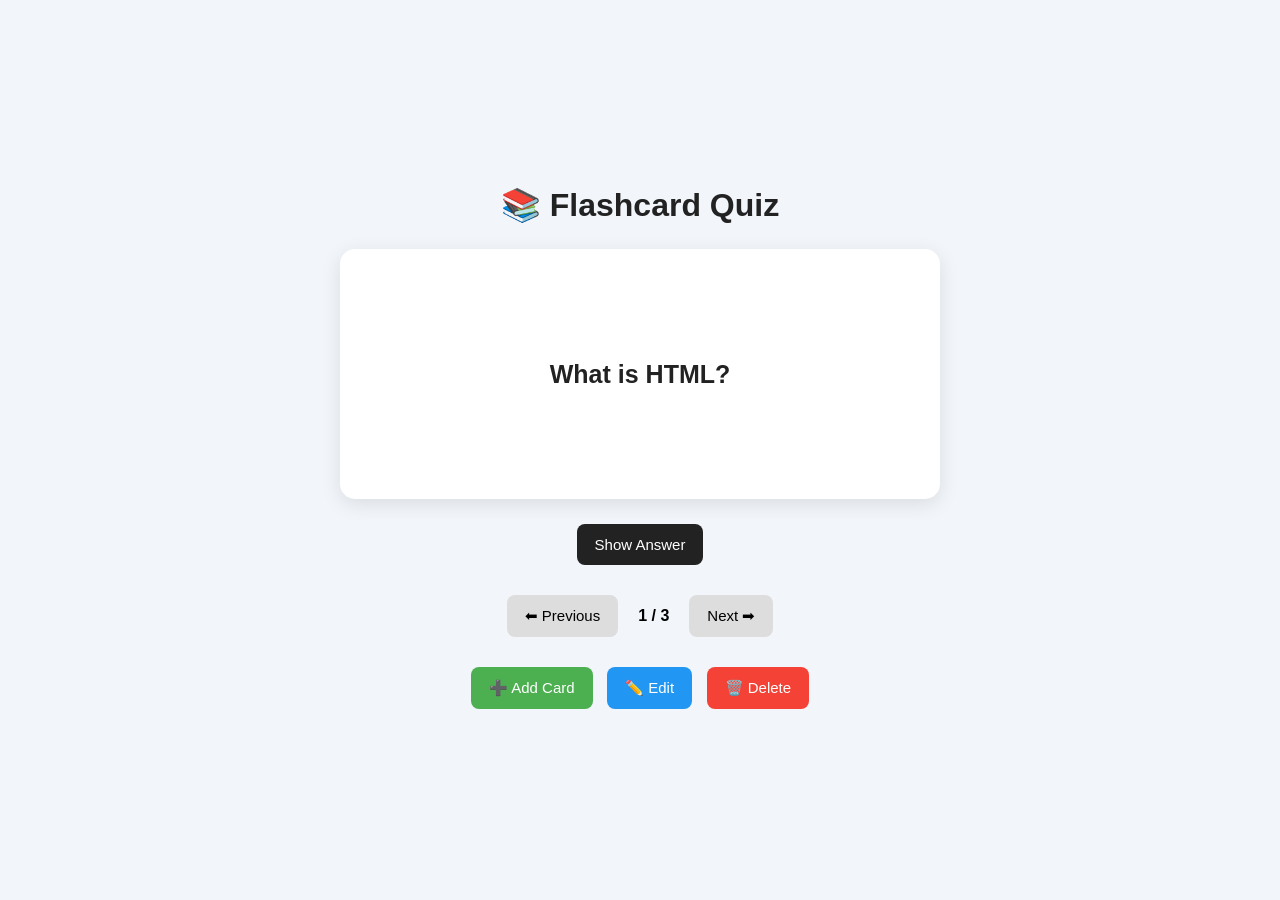
<file: index.html>
<!doctype html>
<html lang="en">
  <head>
    <meta charset="UTF-8" />
    <meta name="viewport" content="width=device-width, initial-scale=1.0" />
    <title>Flashcard Quiz App</title>
    <link rel="stylesheet" href="style.css" />
  </head>

  <body>
    <div class="container">
      <h1>📚 Flashcard Quiz</h1>

      <div class="flashcard">
        <div id="question">What is HTML?</div>
        <div id="answer" class="hidden">
          HTML stands for HyperText Markup Language.
        </div>
      </div>

      <button id="showAnswerBtn">Show Answer</button>

      <div class="navigation">
        <button id="previousBtn">⬅ Previous</button>
        <span id="cardNumber">1 / 3</span>
        <button id="nextBtn">Next ➡</button>
      </div>

      <div class="management">
        <button id="addBtn">➕ Add Card</button>
        <button id="editBtn">✏️ Edit</button>
        <button id="deleteBtn">🗑️ Delete</button>
      </div>
    </div>

    <script src="script.js"></script>
  </body>
</html>
</file>
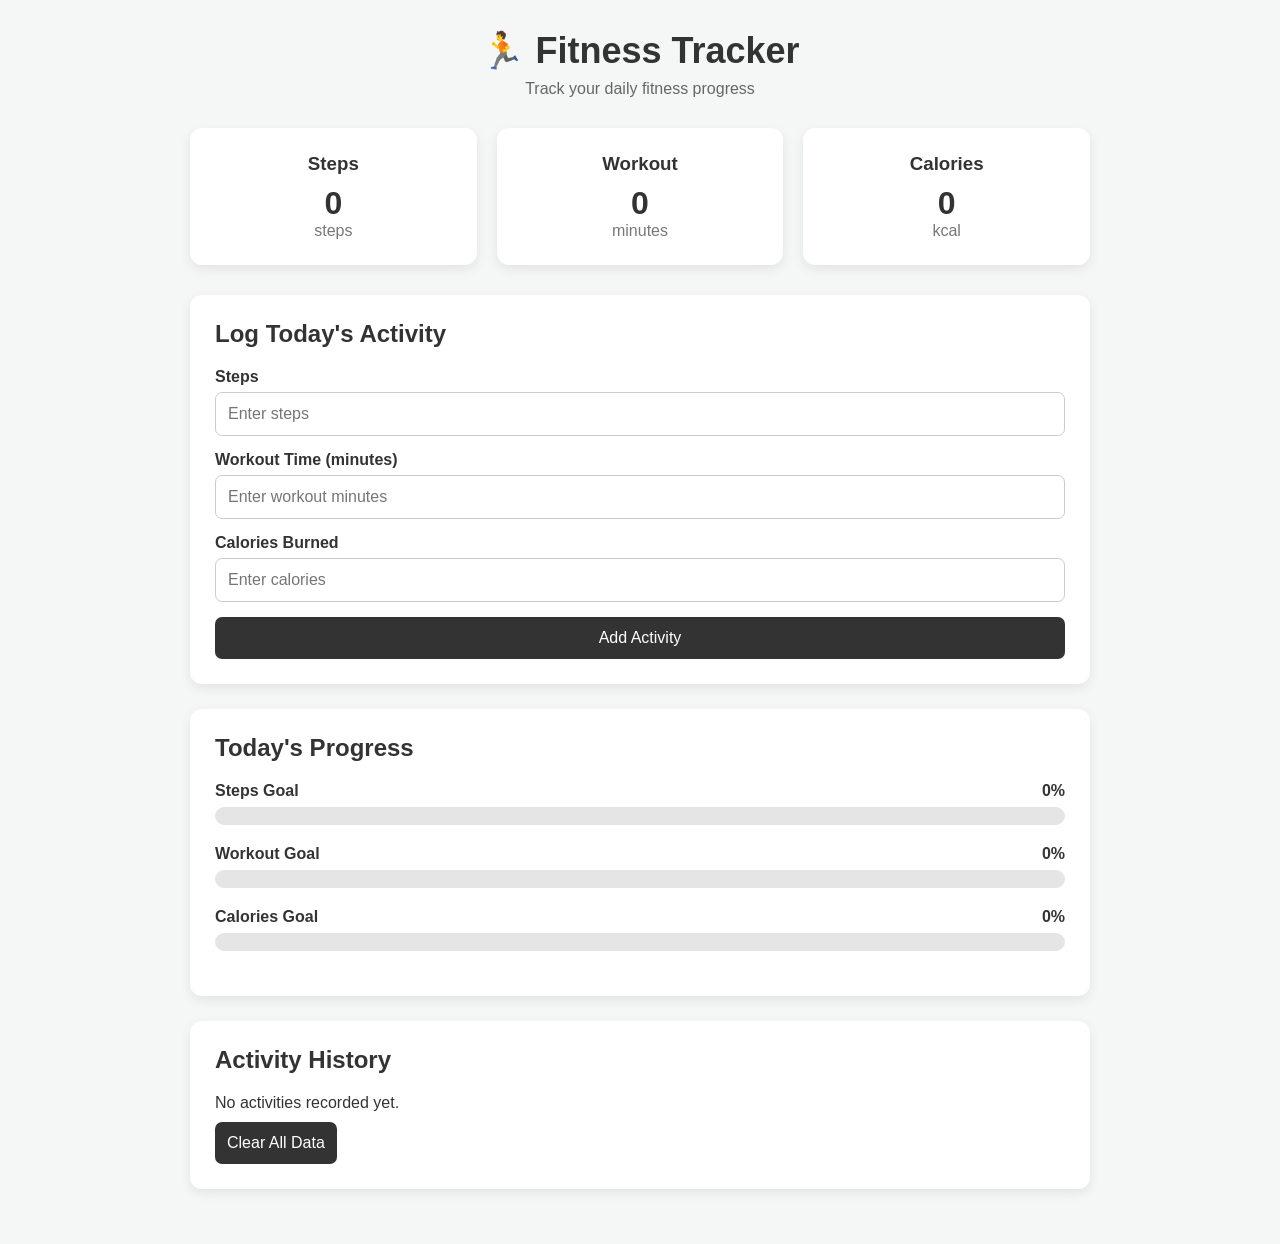
<file: fitness- tracker/index.html>
<!doctype html>
<html lang="en">
  <head>
    <meta charset="UTF-8" />
    <meta name="viewport" content="width=device-width, initial-scale=1.0" />

    <title>Fitness Tracker</title>

    <link rel="stylesheet" href="style.css" />
  </head>

  <body>
    <div class="container">
      <header>
        <h1>🏃 Fitness Tracker</h1>
        <p>Track your daily fitness progress</p>
      </header>

      <!-- Daily Summary -->

      <section class="summary">
        <div class="summary-card">
          <h3>Steps</h3>
          <p id="stepsDisplay">0</p>
          <span>steps</span>
        </div>

        <div class="summary-card">
          <h3>Workout</h3>
          <p id="workoutDisplay">0</p>
          <span>minutes</span>
        </div>

        <div class="summary-card">
          <h3>Calories</h3>
          <p id="caloriesDisplay">0</p>
          <span>kcal</span>
        </div>
      </section>

      <!-- Add Fitness Data -->

      <section class="form-section">
        <h2>Log Today's Activity</h2>

        <form id="fitnessForm">
          <label for="steps">Steps</label>
          <input
            type="number"
            id="steps"
            placeholder="Enter steps"
            min="0"
            required
          />

          <label for="workout">Workout Time (minutes)</label>
          <input
            type="number"
            id="workout"
            placeholder="Enter workout minutes"
            min="0"
            required
          />

          <label for="calories">Calories Burned</label>
          <input
            type="number"
            id="calories"
            placeholder="Enter calories"
            min="0"
            required
          />

          <button type="submit">Add Activity</button>
        </form>
      </section>

      <!-- Progress -->

      <section class="progress-section">
        <h2>Today's Progress</h2>

        <div class="progress-item">
          <div class="progress-label">
            <span>Steps Goal</span>
            <span id="stepsProgressText">0%</span>
          </div>

          <div class="progress-bar">
            <div id="stepsProgress" class="progress-fill"></div>
          </div>
        </div>

        <div class="progress-item">
          <div class="progress-label">
            <span>Workout Goal</span>
            <span id="workoutProgressText">0%</span>
          </div>

          <div class="progress-bar">
            <div id="workoutProgress" class="progress-fill"></div>
          </div>
        </div>

        <div class="progress-item">
          <div class="progress-label">
            <span>Calories Goal</span>
            <span id="caloriesProgressText">0%</span>
          </div>

          <div class="progress-bar">
            <div id="caloriesProgress" class="progress-fill"></div>
          </div>
        </div>
      </section>

      <!-- Activity History -->

      <section class="history-section">
        <h2>Activity History</h2>

        <div id="history"></div>

        <button id="clearButton" class="clear-btn">Clear All Data</button>
      </section>
    </div>

    <script src="script.js"></script>
  </body>
</html>
</file>
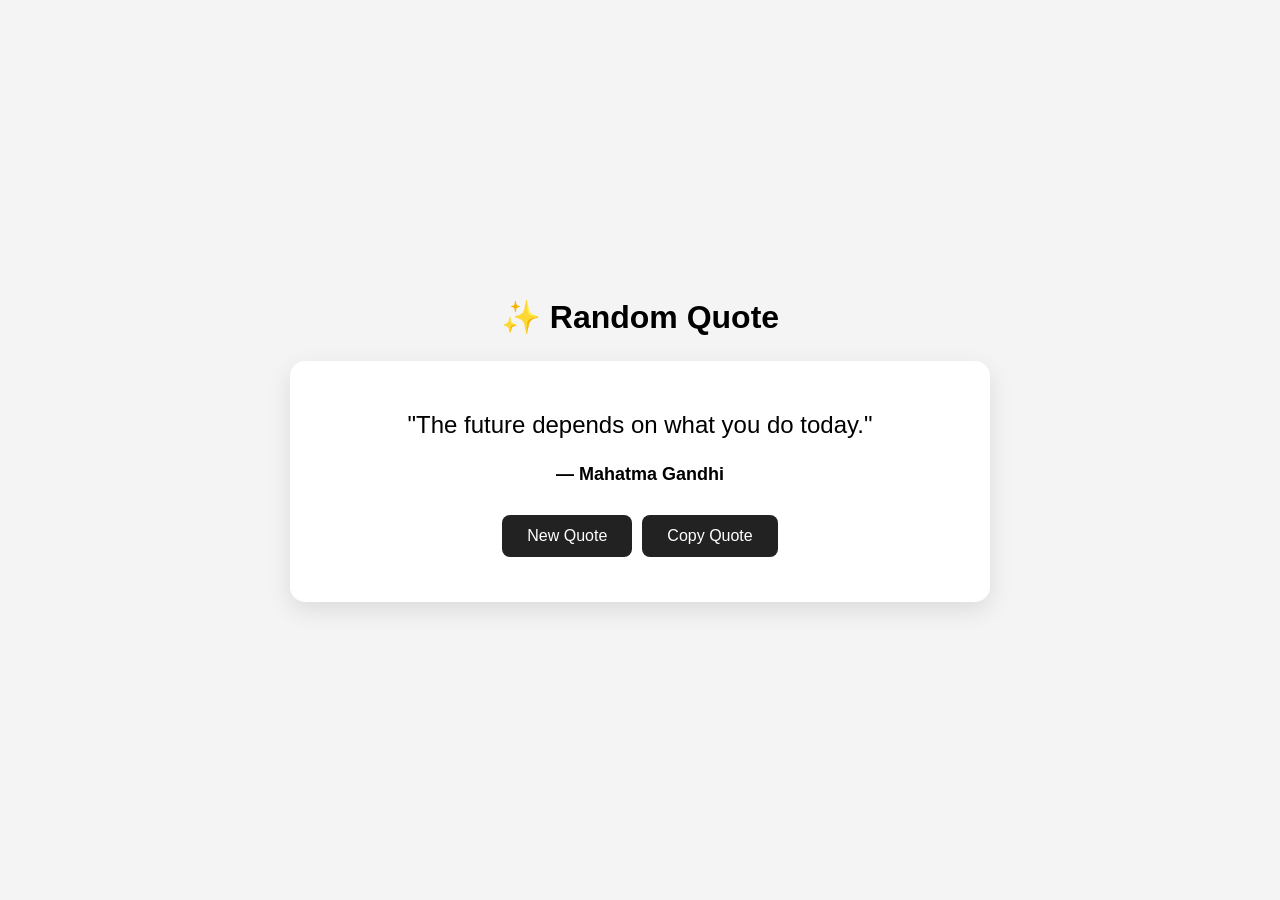
<file: random quote generator/index.html>
<!doctype html>
<html lang="en">
  <head>
    <meta charset="UTF-8" />
    <meta name="viewport" content="width=device-width, initial-scale=1.0" />

    <title>Random Quote Generator</title>

    <link rel="stylesheet" href="style.css" />
  </head>

  <body>
    <main class="quote-container">
      <h1>✨ Random Quote</h1>

      <div class="quote-card">
        <p id="quote">Loading quote...</p>

        <p id="author">— Author</p>

        <div class="buttons">
            <button id="newQuoteBtn">
                New Quote
            </button>
            <button id="copyQuoteBtn">
            Copy Quote
            </button>
        </div>
    </main>

    <script src="script.js"></script>
  </body>
</html>
</file>
<file: style.css>
* {
  box-sizing: border-box;
  margin: 0;
  padding: 0;
}

body {
  font-family: Arial, sans-serif;
  background: #f2f5f9;
  min-height: 100vh;
  display: flex;
  justify-content: center;
  align-items: center;
}

.container {
  width: 90%;
  max-width: 600px;
  text-align: center;
}

h1 {
  margin-bottom: 25px;
  color: #222;
}

.flashcard {
  background: white;
  min-height: 250px;
  border-radius: 15px;
  padding: 40px 25px;
  display: flex;
  flex-direction: column;
  justify-content: center;
  align-items: center;
  box-shadow: 0 5px 20px rgba(0, 0, 0, 0.1);
  margin-bottom: 20px;
}

#question {
  font-size: 25px;
  font-weight: bold;
  color: #222;
}

#answer {
  margin-top: 25px;
  font-size: 20px;
  color: #555;
}

.hidden {
  display: none;
}

button {
  border: none;
  padding: 12px 18px;
  margin: 5px;
  border-radius: 8px;
  cursor: pointer;
  font-size: 15px;
}

#showAnswerBtn {
  background: #222;
  color: white;
}

.navigation {
  margin-top: 20px;
  display: flex;
  justify-content: center;
  align-items: center;
}

.navigation button {
  background: #ddd;
}

#cardNumber {
  margin: 0 15px;
  font-weight: bold;
}

.management {
  margin-top: 20px;
}

#addBtn {
  background: #4caf50;
  color: white;
}

#editBtn {
  background: #2196f3;
  color: white;
}

#deleteBtn {
  background: #f44336;
  color: white;
}
</file>
<file: fitness- tracker/style.css>
* {
  margin: 0;
  padding: 0;
  box-sizing: border-box;
}

body {
  font-family: Arial, sans-serif;
  background: #f4f7f6;
  color: #333;
  padding: 30px;
}

.container {
  max-width: 900px;
  margin: auto;
}

header {
  text-align: center;
  margin-bottom: 30px;
}

header h1 {
  font-size: 36px;
  margin-bottom: 8px;
}

header p {
  color: #666;
}

.summary {
  display: grid;
  grid-template-columns: repeat(3, 1fr);
  gap: 20px;
  margin-bottom: 30px;
}

.summary-card {
  background: white;
  padding: 25px;
  text-align: center;
  border-radius: 12px;
  box-shadow: 0 4px 12px rgba(0, 0, 0, 0.08);
}

.summary-card h3 {
  margin-bottom: 10px;
}

.summary-card p {
  font-size: 32px;
  font-weight: bold;
}

.summary-card span {
  color: #777;
}

.form-section,
.progress-section,
.history-section {
  background: white;
  padding: 25px;
  margin-bottom: 25px;
  border-radius: 12px;
  box-shadow: 0 4px 12px rgba(0, 0, 0, 0.08);
}

h2 {
  margin-bottom: 20px;
}

form {
  display: flex;
  flex-direction: column;
}

label {
  margin-bottom: 6px;
  font-weight: bold;
}

input {
  padding: 12px;
  margin-bottom: 15px;
  border: 1px solid #ccc;
  border-radius: 7px;
  font-size: 16px;
}

button {
  padding: 12px;
  border: none;
  border-radius: 7px;
  background: #333;
  color: white;
  font-size: 16px;
  cursor: pointer;
}

button:hover {
  opacity: 0.85;
}

.progress-item {
  margin-bottom: 20px;
}

.progress-label {
  display: flex;
  justify-content: space-between;
  margin-bottom: 7px;
  font-weight: bold;
}

.progress-bar {
  width: 100%;
  height: 18px;
  background: #e5e5e5;
  border-radius: 10px;
  overflow: hidden;
}

.progress-fill {
  height: 100%;
  width: 0%;
  background: #333;
  border-radius: 10px;
  transition: width 0.4s ease;
}

.history-item {
  border: 1px solid #ddd;
  padding: 15px;
  margin-bottom: 12px;
  border-radius: 8px;
}

.history-item p {
  margin: 5px 0;
}

.delete-btn {
  margin-top: 10px;
  background: #555;
  font-size: 14px;
}

.clear-btn {
  margin-top: 10px;
}

@media (max-width: 700px) {
  body {
    padding: 15px;
  }

  .summary {
    grid-template-columns: 1fr;
  }

  header h1 {
    font-size: 28px;
  }
}
</file>
<file: random quote generator/style.css>
* {
  margin: 0;
  padding: 0;
  box-sizing: border-box;
}

body {
  min-height: 100vh;
  display: flex;
  justify-content: center;
  align-items: center;

  font-family: Arial, sans-serif;

  background: #f4f4f4;
}

.quote-container {
  width: 90%;
  max-width: 700px;
  text-align: center;
}

h1 {
  margin-bottom: 25px;
  font-size: 32px;
}

.quote-card {
  background: white;
  padding: 45px 35px;
  border-radius: 15px;

  box-shadow: 0 8px 25px rgba(0, 0, 0, 0.1);
}

#quote {
  font-size: 24px;
  line-height: 1.6;
  margin-bottom: 20px;
  transition: font-size 0.4s ease;
}

#author {
  font-size: 18px;
  font-weight: bold;
  margin-bottom: 30px;
  transition: opacity 0.4s ease;
}

button {
  padding: 12px 25px;

  border: none;
  border-radius: 8px;

  font-size: 16px;
  cursor: pointer;

  background: #222;
  color: white;
}

button:hover {
  opacity: 0.85;
}

@media (max-width: 600px) {
  h1 {
    font-size: 26px;
  }

  .quote-card {
    padding: 30px 20px;
  }

  #quote {
    font-size: 20px;
  }

  #author {
    font-size: 16px;
  }
}
.buttons {
  display: flex;
  justify-content: center;
  gap: 10px;
  flex-wrap: wrap;
}
</file>
